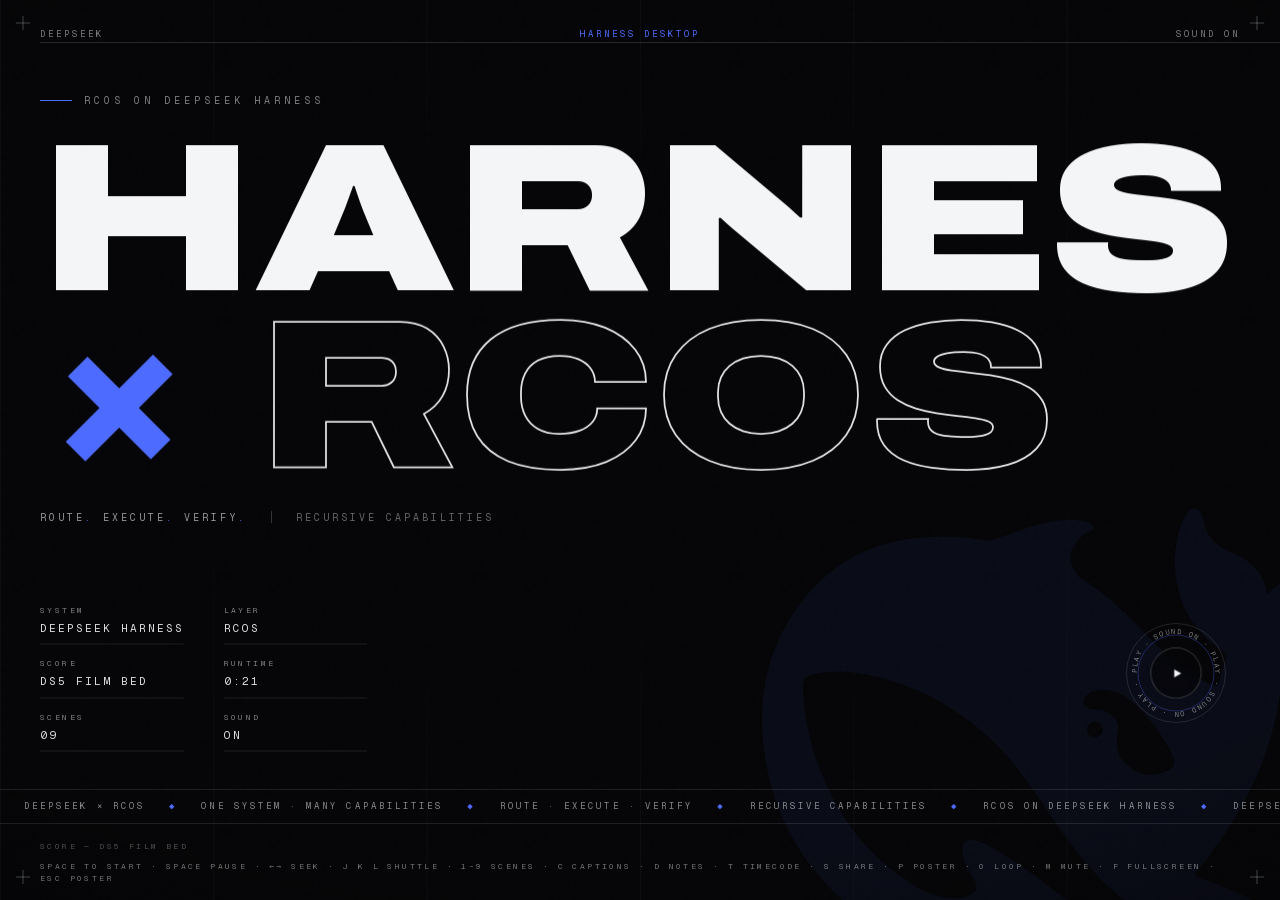
<file: index.html>
<!doctype html>
<html lang="en" class="dark">
<head>
<meta charset="utf-8" />
<meta name="viewport" content="width=device-width, initial-scale=1, viewport-fit=cover" />
<title>Harness Desktop 5.0 — RCOS on DeepSeek Harness</title>
<meta name="description" content="Nine scenes, one score, 21 seconds. Route. Execute. Verify. — a deterministic motion-graphics film rendered from a React + framer-motion source tree." />
<meta name="theme-color" content="#050507" />
<link rel="icon" href="icon.svg" type="image/svg+xml" />
<meta property="og:type" content="website" />
<meta property="og:url" content="https://foshowithit.github.io/ds5-harness-desktop/" />
<meta property="og:title" content="Harness Desktop 5.0 — RCOS on DeepSeek Harness" />
<meta property="og:description" content="Nine scenes, one score, 21 seconds. Route. Execute. Verify. — a deterministic motion-graphics film rendered from a React + framer-motion source tree." />
<meta property="og:image" content="https://foshowithit.github.io/ds5-harness-desktop/opengraph-image.png" />
<meta name="twitter:card" content="summary_large_image" />
<meta name="twitter:title" content="Harness Desktop 5.0 — RCOS on DeepSeek Harness" />
<meta name="twitter:description" content="Nine scenes, one score, 21 seconds. Route. Execute. Verify. — a deterministic motion-graphics film rendered from a React + framer-motion source tree." />
<meta name="twitter:image" content="https://foshowithit.github.io/ds5-harness-desktop/opengraph-image.png" />
<link rel="stylesheet" href="fonts/fonts.css" />
<link rel="stylesheet" href="film.css" />
<style>
  /* next/font/google declares these three variables on <html> at build time.
     The film's type system reads them (--font-display -> var(--font-archivo),
     --font-sans -> var(--font-geist-sans)), so without them every glyph falls
     back to a default face and the whole design collapses. Declared here with
     real fallbacks so a font-load failure degrades instead of vanishing. */
  :root {
    --font-archivo: 'Archivo';
    --font-geist-sans: 'Geist', system-ui, -apple-system, sans-serif;
    --font-geist-mono: 'Geist Mono', ui-monospace, SFMono-Regular, monospace;
  }
  html, body { margin: 0; padding: 0; height: 100%; background: #050507; }
  #root { height: 100%; }
</style>
</head>
<body class="antialiased">
<div id="root"></div>
<script type="module" src="bundle.js"></script>
</body>
</html>
</file>
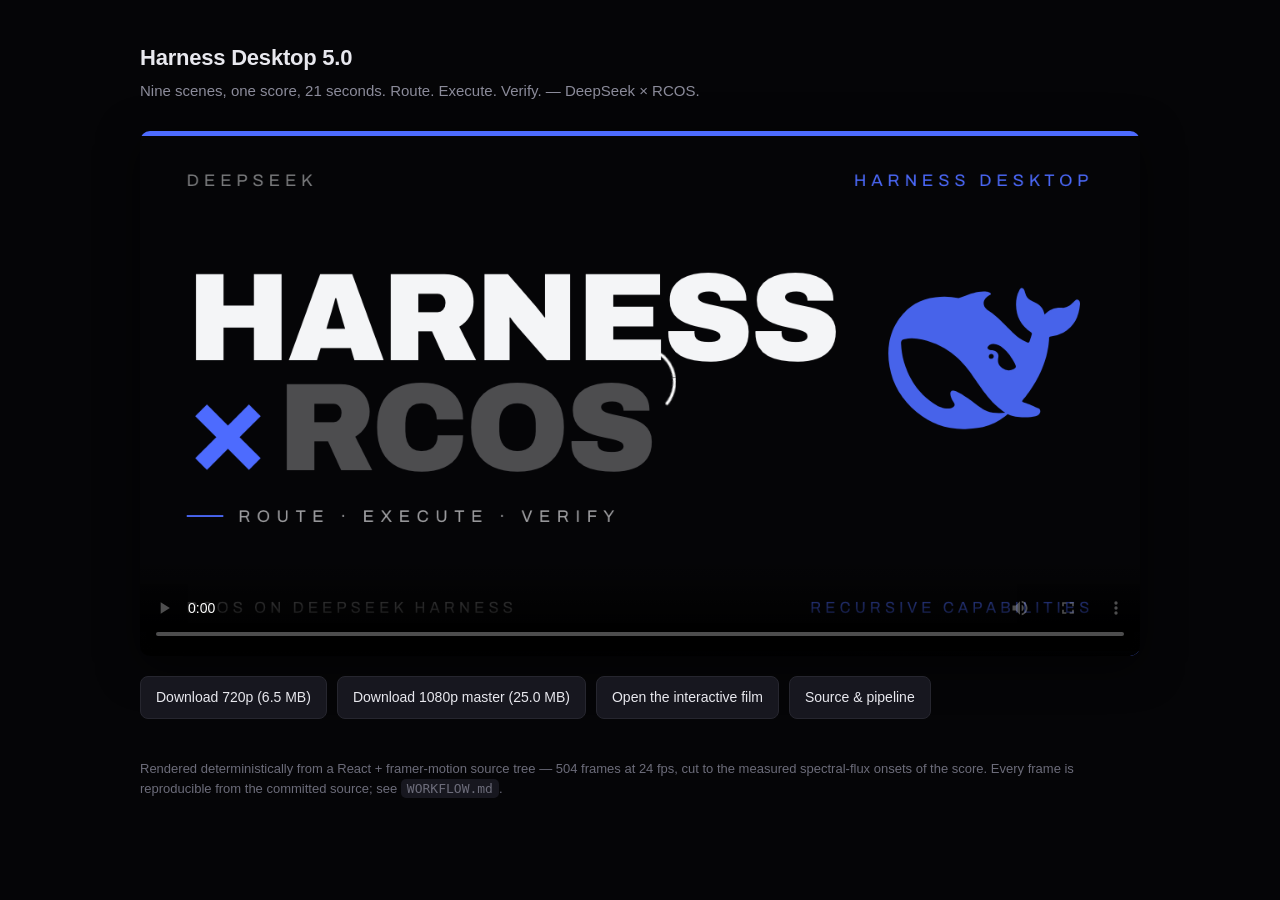
<file: watch.html>
<!doctype html>
<html lang="en">
<head>
<meta charset="utf-8" />
<meta name="viewport" content="width=device-width, initial-scale=1" />
<title>Harness Desktop 5.0 — watch the film</title>
<meta name="description" content="A 21-second deterministic motion-graphics film: DeepSeek x RCOS, Harness Desktop 5.0." />
<style>
  :root { color-scheme: dark; }
  body { margin: 0; background: #050507; color: #e8e8ee;
         font: 15px/1.6 ui-sans-serif, -apple-system, Segoe UI, Roboto, sans-serif; }
  main { max-width: 1000px; margin: 0 auto; padding: 40px 20px 80px; }
  h1 { font-size: 22px; letter-spacing: -.01em; margin: 0 0 4px; }
  p.sub { color: #8b8b9a; margin: 0 0 28px; }
  video { width: 100%; height: auto; border-radius: 10px; background: #000; display: block;
          box-shadow: 0 10px 40px rgba(0,0,0,.6); }
  .row { display: flex; flex-wrap: wrap; gap: 10px; margin-top: 20px; }
  a.btn { display: inline-block; padding: 9px 15px; border-radius: 8px; text-decoration: none;
          background: #17171f; color: #e8e8ee; border: 1px solid #26262f; font-size: 14px; }
  a.btn:hover { background: #202029; }
  footer { margin-top: 40px; color: #6c6c7a; font-size: 13px; }
  code { background: #17171f; padding: 2px 6px; border-radius: 5px; font-size: 13px; }
</style>
</head>
<body>
<main>
  <h1>Harness Desktop 5.0</h1>
  <p class="sub">Nine scenes, one score, 21 seconds. Route. Execute. Verify. &mdash; DeepSeek &times; RCOS.</p>
  <video controls playsinline preload="metadata" poster="opengraph-image.png">
    <source src="film/ds5-film-x.mp4" type="video/mp4" />
  </video>
  <div class="row">
    <a class="btn" href="film/ds5-film-x.mp4" download>Download 720p (6.5 MB)</a>
    <a class="btn" href="film/ds5-film-1080p.mp4" download>Download 1080p master (25.0 MB)</a>
    <a class="btn" href="./">Open the interactive film</a>
    <a class="btn" href="https://github.com/Foshowithit/ds5-harness-desktop" target="_blank" rel="noopener">Source &amp; pipeline</a>
  </div>
  <footer>
    Rendered deterministically from a React + framer-motion source tree &mdash; 504 frames at 24 fps,
    cut to the measured spectral-flux onsets of the score. Every frame is reproducible from the
    committed source; see <code>WORKFLOW.md</code>.
  </footer>
</main>
</body>
</html>
</file>
<file: fonts/fonts.css>
/* ===== archivo ===== */
/* vietnamese */
@font-face {
  font-family: 'Archivo';
  font-style: italic;
  font-weight: 100 900;
  font-stretch: 62% 125%;
  font-display: swap;
  src: url(archivo-9c60a0d19b98.woff2) format('woff2');
  unicode-range: U+0102-0103, U+0110-0111, U+0128-0129, U+0168-0169, U+01A0-01A1, U+01AF-01B0, U+0300-0301, U+0303-0304, U+0308-0309, U+0323, U+0329, U+1EA0-1EF9, U+20AB;
}
/* latin-ext */
@font-face {
  font-family: 'Archivo';
  font-style: italic;
  font-weight: 100 900;
  font-stretch: 62% 125%;
  font-display: swap;
  src: url(archivo-4e590bdd068f.woff2) format('woff2');
  unicode-range: U+0100-02BA, U+02BD-02C5, U+02C7-02CC, U+02CE-02D7, U+02DD-02FF, U+0304, U+0308, U+0329, U+1D00-1DBF, U+1E00-1E9F, U+1EF2-1EFF, U+2020, U+20A0-20AB, U+20AD-20C4, U+2113, U+2C60-2C7F, U+A720-A7FF;
}
/* latin */
@font-face {
  font-family: 'Archivo';
  font-style: italic;
  font-weight: 100 900;
  font-stretch: 62% 125%;
  font-display: swap;
  src: url(archivo-9af1a7a50614.woff2) format('woff2');
  unicode-range: U+0000-00FF, U+0131, U+0152-0153, U+02BB-02BC, U+02C6, U+02DA, U+02DC, U+0304, U+0308, U+0329, U+2000-206F, U+20AC, U+2122, U+2191, U+2193, U+2212, U+2215, U+FEFF, U+FFFD;
}
/* vietnamese */
@font-face {
  font-family: 'Archivo';
  font-style: normal;
  font-weight: 100 900;
  font-stretch: 62% 125%;
  font-display: swap;
  src: url(archivo-e1ed4dcbd739.woff2) format('woff2');
  unicode-range: U+0102-0103, U+0110-0111, U+0128-0129, U+0168-0169, U+01A0-01A1, U+01AF-01B0, U+0300-0301, U+0303-0304, U+0308-0309, U+0323, U+0329, U+1EA0-1EF9, U+20AB;
}
/* latin-ext */
@font-face {
  font-family: 'Archivo';
  font-style: normal;
  font-weight: 100 900;
  font-stretch: 62% 125%;
  font-display: swap;
  src: url(archivo-8ec073407e49.woff2) format('woff2');
  unicode-range: U+0100-02BA, U+02BD-02C5, U+02C7-02CC, U+02CE-02D7, U+02DD-02FF, U+0304, U+0308, U+0329, U+1D00-1DBF, U+1E00-1E9F, U+1EF2-1EFF, U+2020, U+20A0-20AB, U+20AD-20C4, U+2113, U+2C60-2C7F, U+A720-A7FF;
}
/* latin */
@font-face {
  font-family: 'Archivo';
  font-style: normal;
  font-weight: 100 900;
  font-stretch: 62% 125%;
  font-display: swap;
  src: url(archivo-ad60be9c2782.woff2) format('woff2');
  unicode-range: U+0000-00FF, U+0131, U+0152-0153, U+02BB-02BC, U+02C6, U+02DA, U+02DC, U+0304, U+0308, U+0329, U+2000-206F, U+20AC, U+2122, U+2191, U+2193, U+2212, U+2215, U+FEFF, U+FFFD;
}

/* ===== geist ===== */
/* cyrillic-ext */
@font-face {
  font-family: 'Geist';
  font-style: normal;
  font-weight: 100 900;
  font-display: swap;
  src: url(geist-68a810e547bc.woff2) format('woff2');
  unicode-range: U+0460-052F, U+1C80-1C8A, U+20B4, U+2DE0-2DFF, U+A640-A69F, U+FE2E-FE2F;
}
/* cyrillic */
@font-face {
  font-family: 'Geist';
  font-style: normal;
  font-weight: 100 900;
  font-display: swap;
  src: url(geist-a1c8a0c8f3f5.woff2) format('woff2');
  unicode-range: U+0301, U+0400-045F, U+0490-0491, U+04B0-04B1, U+2116;
}
/* vietnamese */
@font-face {
  font-family: 'Geist';
  font-style: normal;
  font-weight: 100 900;
  font-display: swap;
  src: url(geist-a625f9acf459.woff2) format('woff2');
  unicode-range: U+0102-0103, U+0110-0111, U+0128-0129, U+0168-0169, U+01A0-01A1, U+01AF-01B0, U+0300-0301, U+0303-0304, U+0308-0309, U+0323, U+0329, U+1EA0-1EF9, U+20AB;
}
/* latin-ext */
@font-face {
  font-family: 'Geist';
  font-style: normal;
  font-weight: 100 900;
  font-display: swap;
  src: url(geist-e6da4874bc09.woff2) format('woff2');
  unicode-range: U+0100-02BA, U+02BD-02C5, U+02C7-02CC, U+02CE-02D7, U+02DD-02FF, U+0304, U+0308, U+0329, U+1D00-1DBF, U+1E00-1E9F, U+1EF2-1EFF, U+2020, U+20A0-20AB, U+20AD-20C4, U+2113, U+2C60-2C7F, U+A720-A7FF;
}
/* latin */
@font-face {
  font-family: 'Geist';
  font-style: normal;
  font-weight: 100 900;
  font-display: swap;
  src: url(geist-edc7ad59a4fc.woff2) format('woff2');
  unicode-range: U+0000-00FF, U+0131, U+0152-0153, U+02BB-02BC, U+02C6, U+02DA, U+02DC, U+0304, U+0308, U+0329, U+2000-206F, U+20AC, U+2122, U+2191, U+2193, U+2212, U+2215, U+FEFF, U+FFFD;
}

/* ===== geistmono ===== */
/* cyrillic-ext */
@font-face {
  font-family: 'Geist Mono';
  font-style: normal;
  font-weight: 100 900;
  font-display: swap;
  src: url(geistmono-dae6a07f167f.woff2) format('woff2');
  unicode-range: U+0460-052F, U+1C80-1C8A, U+20B4, U+2DE0-2DFF, U+A640-A69F, U+FE2E-FE2F;
}
/* cyrillic */
@font-face {
  font-family: 'Geist Mono';
  font-style: normal;
  font-weight: 100 900;
  font-display: swap;
  src: url(geistmono-dcb71be33572.woff2) format('woff2');
  unicode-range: U+0301, U+0400-045F, U+0490-0491, U+04B0-04B1, U+2116;
}
/* symbols2 */
@font-face {
  font-family: 'Geist Mono';
  font-style: normal;
  font-weight: 100 900;
  font-display: swap;
  src: url(geistmono-1ce8b640db91.woff2) format('woff2');
  unicode-range: U+2000-2001, U+2004-2008, U+200A, U+23B8-23BD, U+2500-259F;
}
/* vietnamese */
@font-face {
  font-family: 'Geist Mono';
  font-style: normal;
  font-weight: 100 900;
  font-display: swap;
  src: url(geistmono-e4bb3dddb89a.woff2) format('woff2');
  unicode-range: U+0102-0103, U+0110-0111, U+0128-0129, U+0168-0169, U+01A0-01A1, U+01AF-01B0, U+0300-0301, U+0303-0304, U+0308-0309, U+0323, U+0329, U+1EA0-1EF9, U+20AB;
}
/* latin-ext */
@font-face {
  font-family: 'Geist Mono';
  font-style: normal;
  font-weight: 100 900;
  font-display: swap;
  src: url(geistmono-afda9bccb242.woff2) format('woff2');
  unicode-range: U+0100-02BA, U+02BD-02C5, U+02C7-02CC, U+02CE-02D7, U+02DD-02FF, U+0304, U+0308, U+0329, U+1D00-1DBF, U+1E00-1E9F, U+1EF2-1EFF, U+2020, U+20A0-20AB, U+20AD-20C4, U+2113, U+2C60-2C7F, U+A720-A7FF;
}
/* latin */
@font-face {
  font-family: 'Geist Mono';
  font-style: normal;
  font-weight: 100 900;
  font-display: swap;
  src: url(geistmono-01c0aaee1ceb.woff2) format('woff2');
  unicode-range: U+0000-00FF, U+0131, U+0152-0153, U+02BB-02BC, U+02C6, U+02DA, U+02DC, U+0304, U+0308, U+0329, U+2000-206F, U+20AC, U+2122, U+2191, U+2193, U+2212, U+2215, U+FEFF, U+FFFD;
}
</file>
